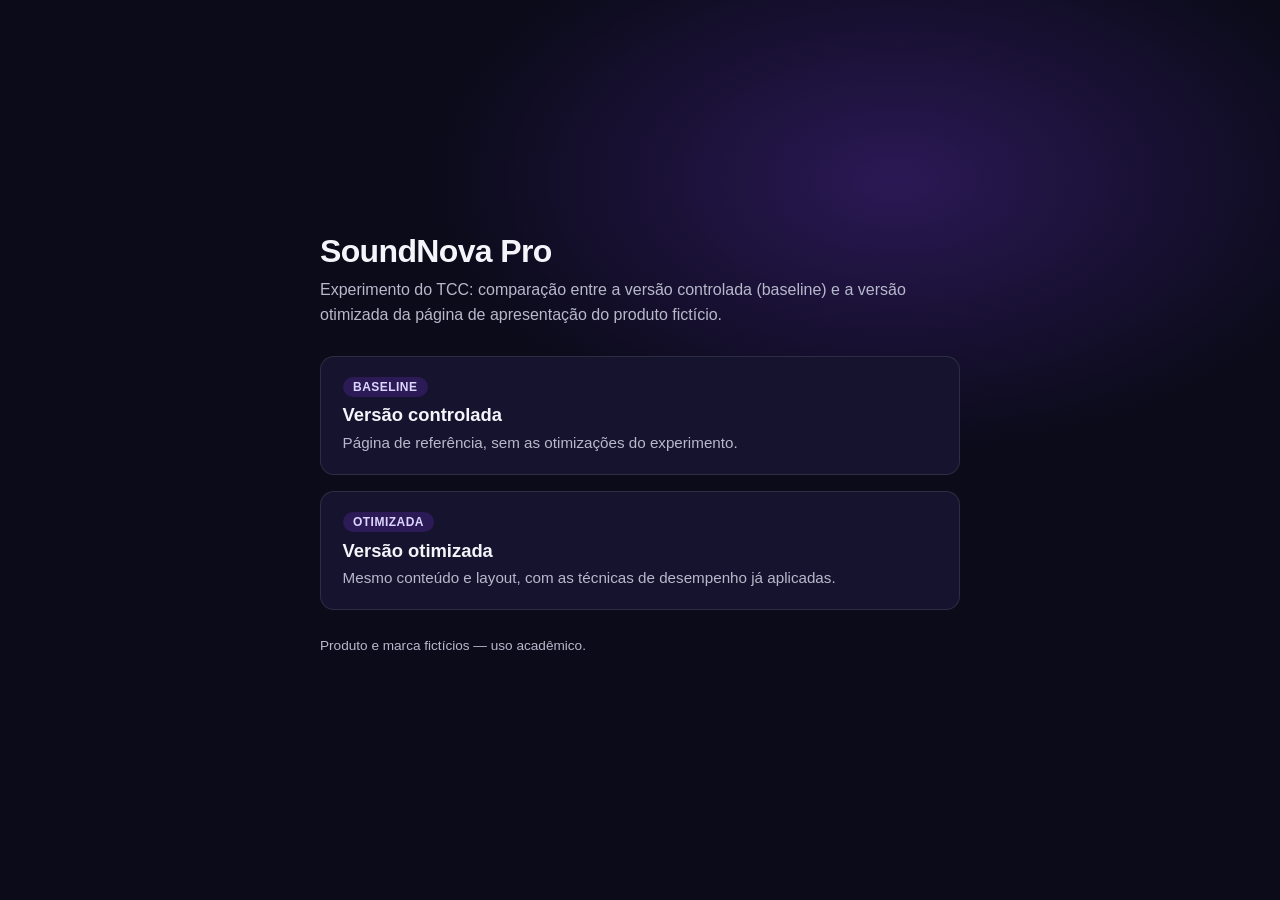
<file: index.html>
﻿<!DOCTYPE html>
<html lang="pt-BR">
<head>
  <meta charset="UTF-8">
  <meta name="viewport" content="width=device-width, initial-scale=1.0">
  <title>SoundNova Pro — Experimento TCC</title>
  <meta name="description" content="Páginas experimentais SoundNova Pro: versão controlada e versão otimizada para análise de desempenho.">
  <style>
    :root {
      --bg: #0b0b1a;
      --card: #16132e;
      --text: #f4f4fa;
      --muted: #b8b8cc;
      --accent: #7c3aed;
      --border: rgba(255, 255, 255, 0.1);
    }
    * { box-sizing: border-box; }
    body {
      margin: 0;
      min-height: 100vh;
      font-family: "Segoe UI", "Helvetica Neue", Arial, sans-serif;
      background:
        radial-gradient(ellipse 60% 50% at 70% 20%, rgba(124, 58, 237, 0.28), transparent 60%),
        var(--bg);
      color: var(--text);
      display: grid;
      place-items: center;
      padding: 2rem;
    }
    main { width: min(100%, 640px); }
    h1 {
      margin: 0 0 0.5rem;
      font-size: clamp(1.6rem, 4vw, 2rem);
      letter-spacing: -0.02em;
    }
    .lead {
      margin: 0 0 1.75rem;
      color: var(--muted);
      line-height: 1.55;
    }
    .grid {
      display: grid;
      gap: 1rem;
    }
    a.card {
      display: block;
      padding: 1.25rem 1.35rem;
      border: 1px solid var(--border);
      border-radius: 14px;
      background: var(--card);
      color: inherit;
      text-decoration: none;
      transition: border-color 0.2s ease, transform 0.2s ease;
    }
    a.card:hover {
      border-color: var(--accent);
      transform: translateY(-1px);
    }
    a.card:focus-visible {
      outline: 3px solid #a78bfa;
      outline-offset: 3px;
    }
    .label {
      display: inline-block;
      margin-bottom: 0.45rem;
      padding: 0.2rem 0.65rem;
      border-radius: 999px;
      background: rgba(124, 58, 237, 0.2);
      color: #ddd6fe;
      font-size: 0.75rem;
      font-weight: 600;
      letter-spacing: 0.04em;
      text-transform: uppercase;
    }
    .label.soon {
      background: rgba(255, 255, 255, 0.08);
      color: var(--muted);
    }
    .card h2 {
      margin: 0 0 0.35rem;
      font-size: 1.15rem;
    }
    .card p {
      margin: 0;
      color: var(--muted);
      font-size: 0.95rem;
      line-height: 1.45;
    }
    .meta {
      margin-top: 1.75rem;
      font-size: 0.85rem;
      color: var(--muted);
    }
  </style>
</head>
<body>
  <main>
    <h1>SoundNova Pro</h1>
    <p class="lead">
      Experimento do TCC: comparação entre a versão controlada (baseline) e a
      versão otimizada da página de apresentação do produto fictício.
    </p>
    <div class="grid">
      <a class="card" href="controlada/">
        <span class="label">Baseline</span>
        <h2>Versão controlada</h2>
        <p>Página de referência, sem as otimizações do experimento.</p>
      </a>
      <a class="card" href="otimizada/">
        <span class="label">Otimizada</span>
        <h2>Versão otimizada</h2>
        <p>Mesmo conteúdo e layout, com as técnicas de desempenho já aplicadas.</p>
      </a>
    </div>
    <p class="meta">Produto e marca fictícios — uso acadêmico.</p>
  </main>
</body>
</html>
</file>
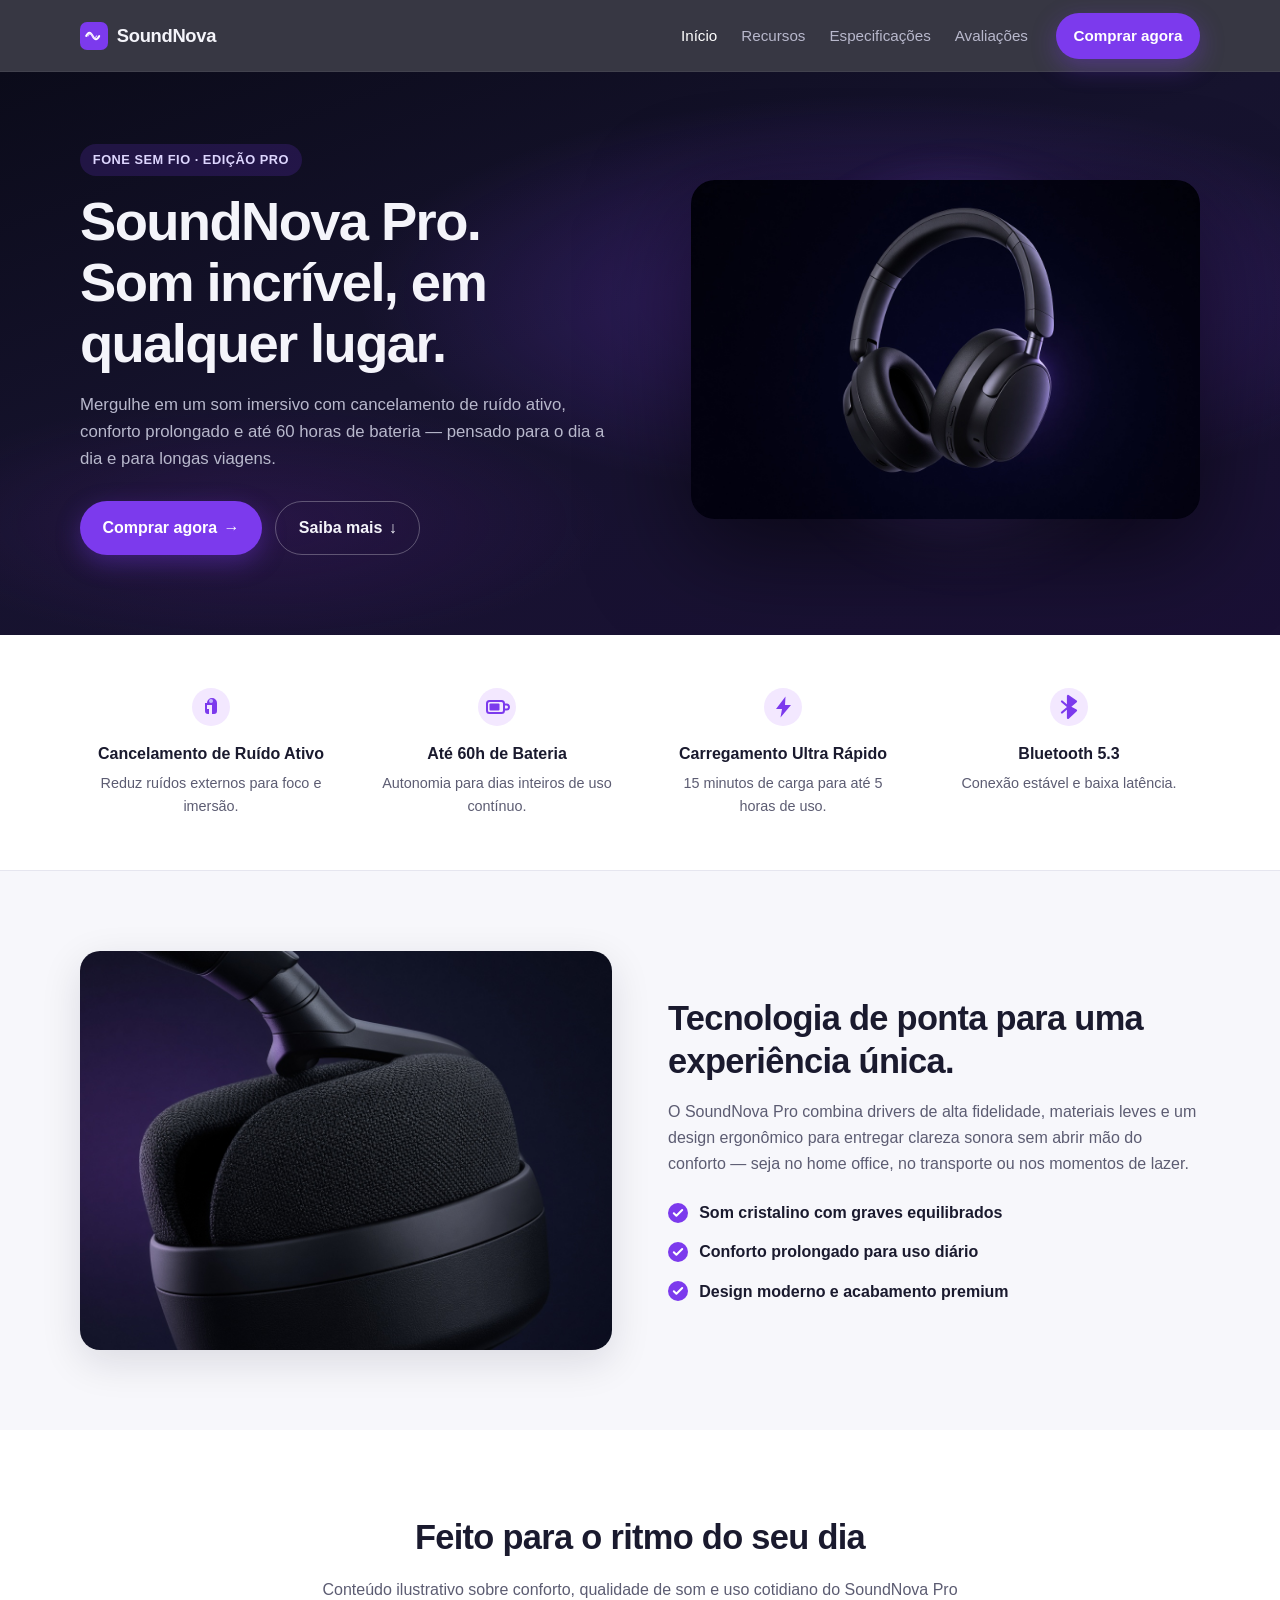
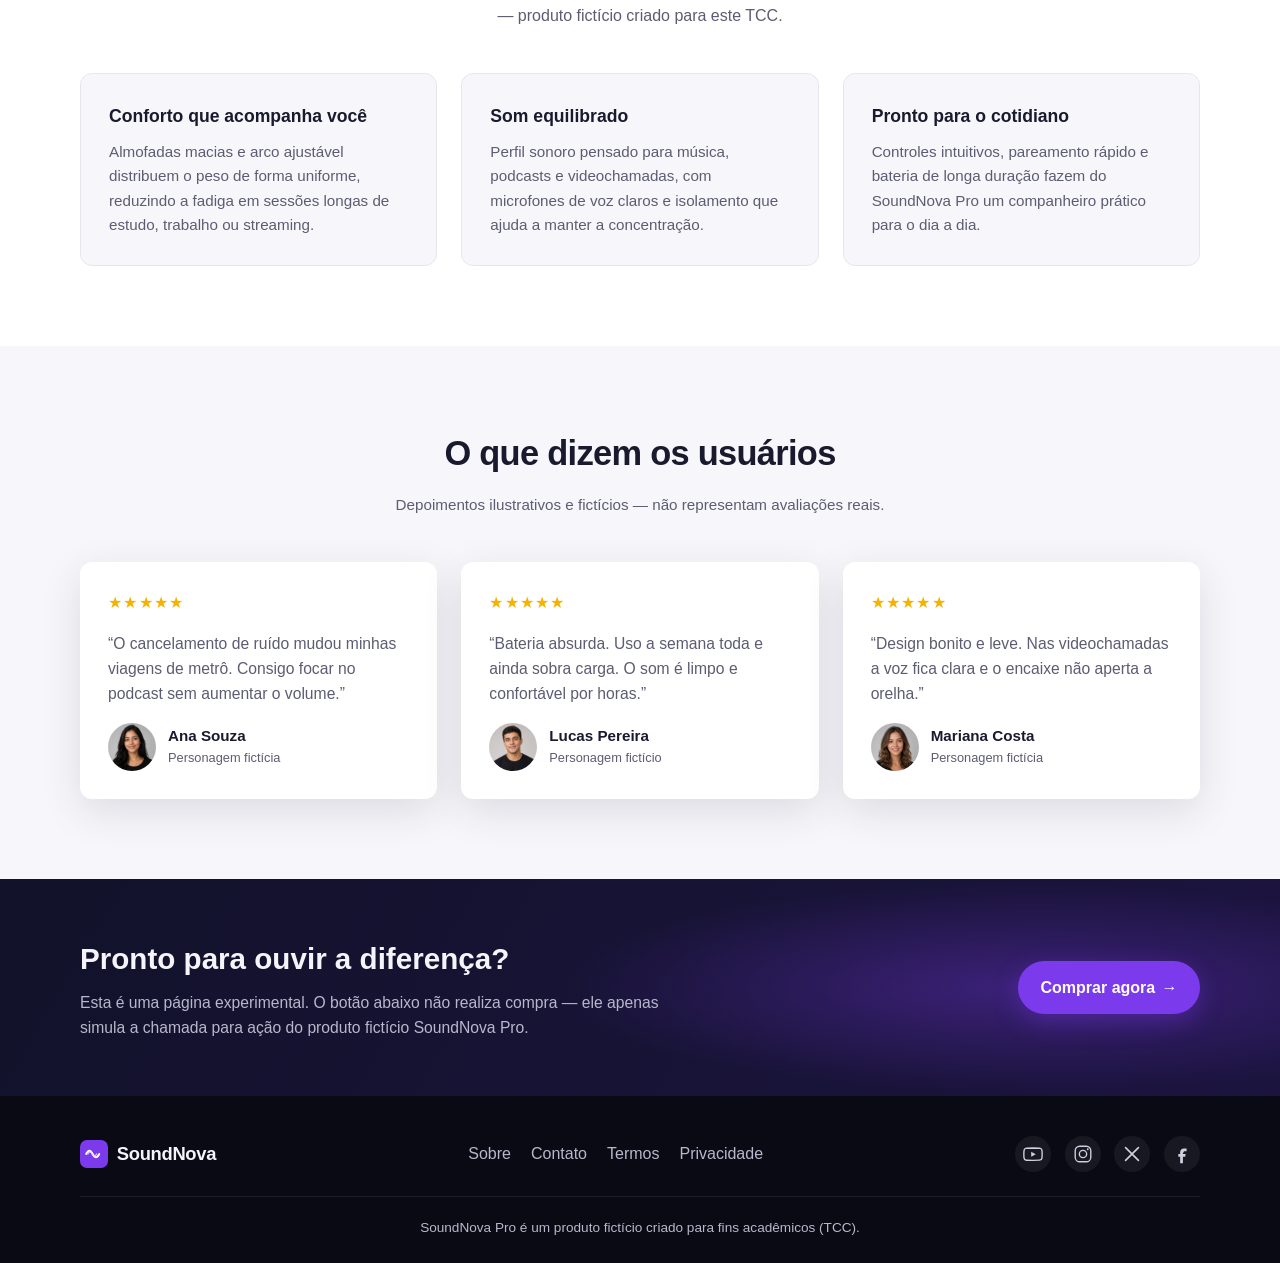
<file: controlada/index.html>
<!DOCTYPE html>
<html lang="pt-BR">
<head>
  <meta charset="UTF-8">
  <meta name="viewport" content="width=device-width, initial-scale=1.0">
  <title>SoundNova Pro — Som incrível, em qualquer lugar</title>
  <meta name="description" content="SoundNova Pro: fone de ouvido sem fio fictício com cancelamento de ruído, até 60h de bateria e Bluetooth 5.3. Página experimental do TCC.">
  <link rel="stylesheet" href="css/styles.css">
</head>
<body>
  <a class="skip-link" href="#conteudo">Ir para o conteúdo</a>

  <header class="site-header" id="topo">
    <div class="container header-inner">
      <a class="brand" href="#topo" aria-label="SoundNova — início">
        <img class="brand-logo" src="assets/icons/logo.svg" width="28" height="28" alt="">
        <span class="brand-name">SoundNova</span>
      </a>

      <button class="nav-toggle" type="button" aria-expanded="false" aria-controls="menu-principal" aria-label="Abrir menu">
        <span class="nav-toggle-bar"></span>
        <span class="nav-toggle-bar"></span>
        <span class="nav-toggle-bar"></span>
      </button>

      <nav class="site-nav" id="menu-principal" aria-label="Navegação principal">
        <ul class="nav-list">
          <li><a href="#inicio">Início</a></li>
          <li><a href="#recursos">Recursos</a></li>
          <li><a href="#especificacoes">Especificações</a></li>
          <li><a href="#avaliacoes">Avaliações</a></li>
        </ul>
        <a class="btn btn-primary btn-sm header-cta" href="#comprar">Comprar agora</a>
      </nav>
    </div>
  </header>

  <main id="conteudo">
    <section class="hero" id="inicio">
      <div class="hero-glow" aria-hidden="true"></div>
      <div class="container hero-grid">
        <div class="hero-copy">
          <p class="eyebrow">Fone sem fio · Edição Pro</p>
          <h1>SoundNova Pro.<br>Som incrível, em qualquer lugar.</h1>
          <p class="hero-lead">
            Mergulhe em um som imersivo com cancelamento de ruído ativo,
            conforto prolongado e até 60 horas de bateria — pensado para
            o dia a dia e para longas viagens.
          </p>
          <div class="hero-actions">
            <a class="btn btn-primary" href="#comprar">Comprar agora <span aria-hidden="true">→</span></a>
            <a class="btn btn-ghost" href="#recursos">Saiba mais <span aria-hidden="true">↓</span></a>
          </div>
        </div>
        <div class="hero-media">
          <img
            src="assets/images/hero.jpg"
            alt="Fone de ouvido SoundNova Pro preto, vista frontal em três quartos"
            width="1248"
            height="832"
          >
        </div>
      </div>
    </section>

    <section class="benefits" id="recursos" aria-label="Principais recursos">
      <div class="container benefits-grid">
        <article class="benefit-item">
          <img src="assets/icons/noise-cancel.svg" width="40" height="40" alt="" aria-hidden="true">
          <h2>Cancelamento de Ruído Ativo</h2>
          <p>Reduz ruídos externos para foco e imersão.</p>
        </article>
        <article class="benefit-item">
          <img src="assets/icons/battery.svg" width="40" height="40" alt="" aria-hidden="true">
          <h2>Até 60h de Bateria</h2>
          <p>Autonomia para dias inteiros de uso contínuo.</p>
        </article>
        <article class="benefit-item">
          <img src="assets/icons/fast-charge.svg" width="40" height="40" alt="" aria-hidden="true">
          <h2>Carregamento Ultra Rápido</h2>
          <p>15 minutos de carga para até 5 horas de uso.</p>
        </article>
        <article class="benefit-item">
          <img src="assets/icons/bluetooth.svg" width="40" height="40" alt="" aria-hidden="true">
          <h2>Bluetooth 5.3</h2>
          <p>Conexão estável e baixa latência.</p>
        </article>
      </div>
    </section>

    <section class="details" id="especificacoes">
      <div class="container details-grid">
        <div class="details-media">
          <img
            src="assets/images/detail.jpg"
            alt="Detalhe da concha e almofada do SoundNova Pro"
            width="1248"
            height="832"
          >
        </div>
        <div class="details-copy">
          <h2>Tecnologia de ponta para uma experiência única.</h2>
          <p>
            O SoundNova Pro combina drivers de alta fidelidade, materiais leves
            e um design ergonômico para entregar clareza sonora sem abrir mão
            do conforto — seja no home office, no transporte ou nos momentos
            de lazer.
          </p>
          <ul class="feature-list">
            <li>
              <img src="assets/icons/check.svg" width="20" height="20" alt="" aria-hidden="true">
              Som cristalino com graves equilibrados
            </li>
            <li>
              <img src="assets/icons/check.svg" width="20" height="20" alt="" aria-hidden="true">
              Conforto prolongado para uso diário
            </li>
            <li>
              <img src="assets/icons/check.svg" width="20" height="20" alt="" aria-hidden="true">
              Design moderno e acabamento premium
            </li>
          </ul>
        </div>
      </div>
    </section>

    <section class="info" id="experiencia">
      <div class="container info-inner">
        <header class="section-heading">
          <h2>Feito para o ritmo do seu dia</h2>
          <p>
            Conteúdo ilustrativo sobre conforto, qualidade de som e uso
            cotidiano do SoundNova Pro — produto fictício criado para este TCC.
          </p>
        </header>
        <div class="info-grid">
          <article class="info-card">
            <h3>Conforto que acompanha você</h3>
            <p>
              Almofadas macias e arco ajustável distribuem o peso de forma
              uniforme, reduzindo a fadiga em sessões longas de estudo,
              trabalho ou streaming.
            </p>
          </article>
          <article class="info-card">
            <h3>Som equilibrado</h3>
            <p>
              Perfil sonoro pensado para música, podcasts e videochamadas,
              com microfones de voz claros e isolamento que ajuda a manter
              a concentração.
            </p>
          </article>
          <article class="info-card">
            <h3>Pronto para o cotidiano</h3>
            <p>
              Controles intuitivos, pareamento rápido e bateria de longa
              duração fazem do SoundNova Pro um companheiro prático para
              o dia a dia.
            </p>
          </article>
        </div>
      </div>
    </section>

    <section class="reviews" id="avaliacoes">
      <div class="container">
        <header class="section-heading">
          <h2>O que dizem os usuários</h2>
          <p class="reviews-note">
            Depoimentos ilustrativos e fictícios — não representam avaliações reais.
          </p>
        </header>
        <div class="reviews-grid">
          <figure class="review-card">
            <div class="review-stars" aria-label="5 de 5 estrelas">★★★★★</div>
            <blockquote>
              <p>“O cancelamento de ruído mudou minhas viagens de metrô. Consigo focar no podcast sem aumentar o volume.”</p>
            </blockquote>
            <figcaption class="review-author">
              <img src="assets/images/avatar-ana.jpg" width="48" height="48" alt="">
              <div>
                <span class="review-name">Ana Souza</span>
                <span class="review-role">Personagem fictícia</span>
              </div>
            </figcaption>
          </figure>
          <figure class="review-card">
            <div class="review-stars" aria-label="5 de 5 estrelas">★★★★★</div>
            <blockquote>
              <p>“Bateria absurda. Uso a semana toda e ainda sobra carga. O som é limpo e confortável por horas.”</p>
            </blockquote>
            <figcaption class="review-author">
              <img src="assets/images/avatar-lucas.jpg" width="48" height="48" alt="">
              <div>
                <span class="review-name">Lucas Pereira</span>
                <span class="review-role">Personagem fictício</span>
              </div>
            </figcaption>
          </figure>
          <figure class="review-card">
            <div class="review-stars" aria-label="5 de 5 estrelas">★★★★★</div>
            <blockquote>
              <p>“Design bonito e leve. Nas videochamadas a voz fica clara e o encaixe não aperta a orelha.”</p>
            </blockquote>
            <figcaption class="review-author">
              <img src="assets/images/avatar-mariana.jpg" width="48" height="48" alt="">
              <div>
                <span class="review-name">Mariana Costa</span>
                <span class="review-role">Personagem fictícia</span>
              </div>
            </figcaption>
          </figure>
        </div>
      </div>
    </section>

    <section class="cta-banner" id="comprar">
      <div class="container cta-inner">
        <div>
          <h2>Pronto para ouvir a diferença?</h2>
          <p>
            Esta é uma página experimental. O botão abaixo não realiza compra —
            ele apenas simula a chamada para ação do produto fictício SoundNova Pro.
          </p>
        </div>
        <button class="btn btn-primary" type="button" id="btn-comprar">
          Comprar agora <span aria-hidden="true">→</span>
        </button>
      </div>
      <div class="cta-feedback" id="cta-feedback" role="status" aria-live="polite" hidden></div>
    </section>
  </main>

  <footer class="site-footer">
    <div class="container footer-inner">
      <a class="brand footer-brand" href="#topo">
        <img class="brand-logo" src="assets/icons/logo.svg" width="28" height="28" alt="">
        <span class="brand-name">SoundNova</span>
      </a>

      <nav aria-label="Links do rodapé">
        <ul class="footer-links">
          <li><a href="#experiencia">Sobre</a></li>
          <li><a href="#comprar">Contato</a></li>
          <li><a href="#topo">Termos</a></li>
          <li><a href="#topo">Privacidade</a></li>
        </ul>
      </nav>

      <ul class="social-list" aria-label="Redes sociais (ilustrativas)">
        <li>
          <a href="#topo" aria-label="YouTube">
            <img src="assets/icons/youtube.svg" width="22" height="22" alt="">
          </a>
        </li>
        <li>
          <a href="#topo" aria-label="Instagram">
            <img src="assets/icons/instagram.svg" width="22" height="22" alt="">
          </a>
        </li>
        <li>
          <a href="#topo" aria-label="X">
            <img src="assets/icons/x.svg" width="22" height="22" alt="">
          </a>
        </li>
        <li>
          <a href="#topo" aria-label="Facebook">
            <img src="assets/icons/facebook.svg" width="22" height="22" alt="">
          </a>
        </li>
      </ul>
    </div>
    <div class="container footer-meta">
      <p>SoundNova Pro é um produto fictício criado para fins acadêmicos (TCC).</p>
    </div>
  </footer>

  <script src="js/main.js"></script>
</body>
</html>
</file>
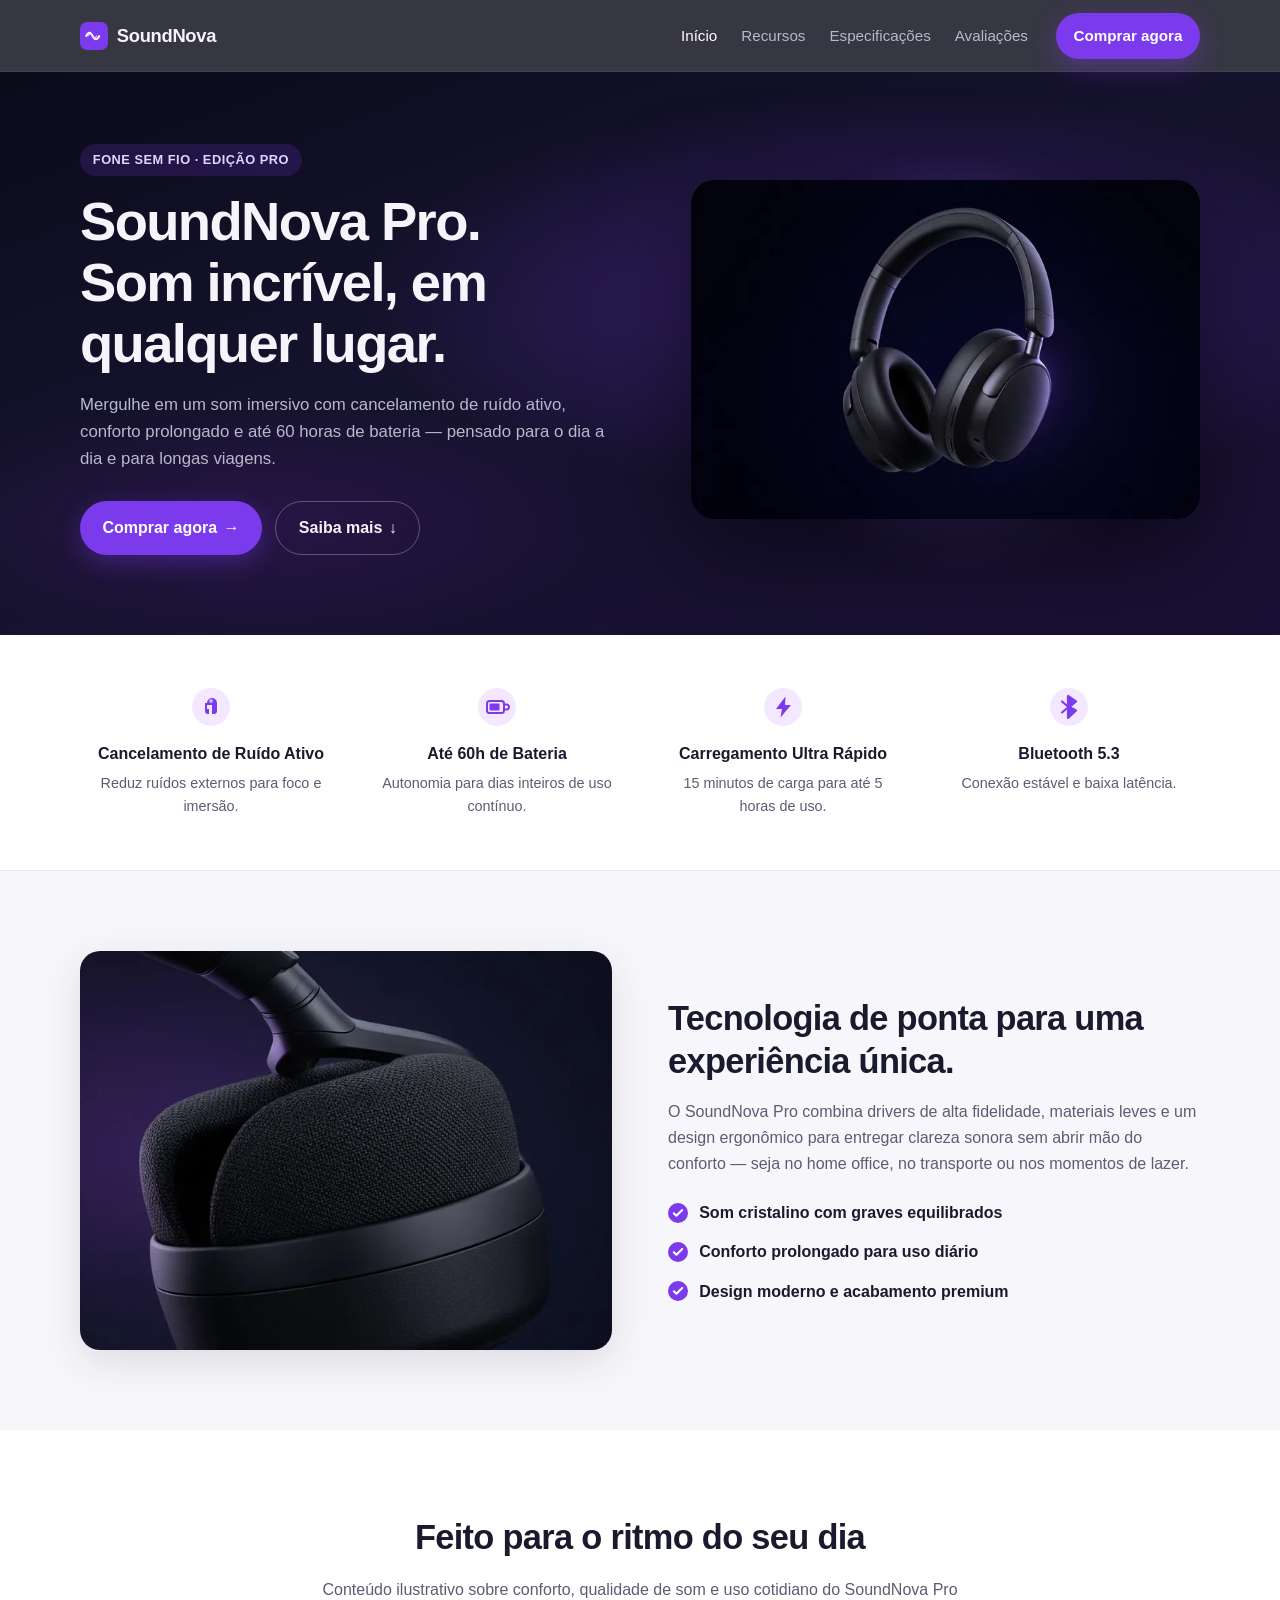
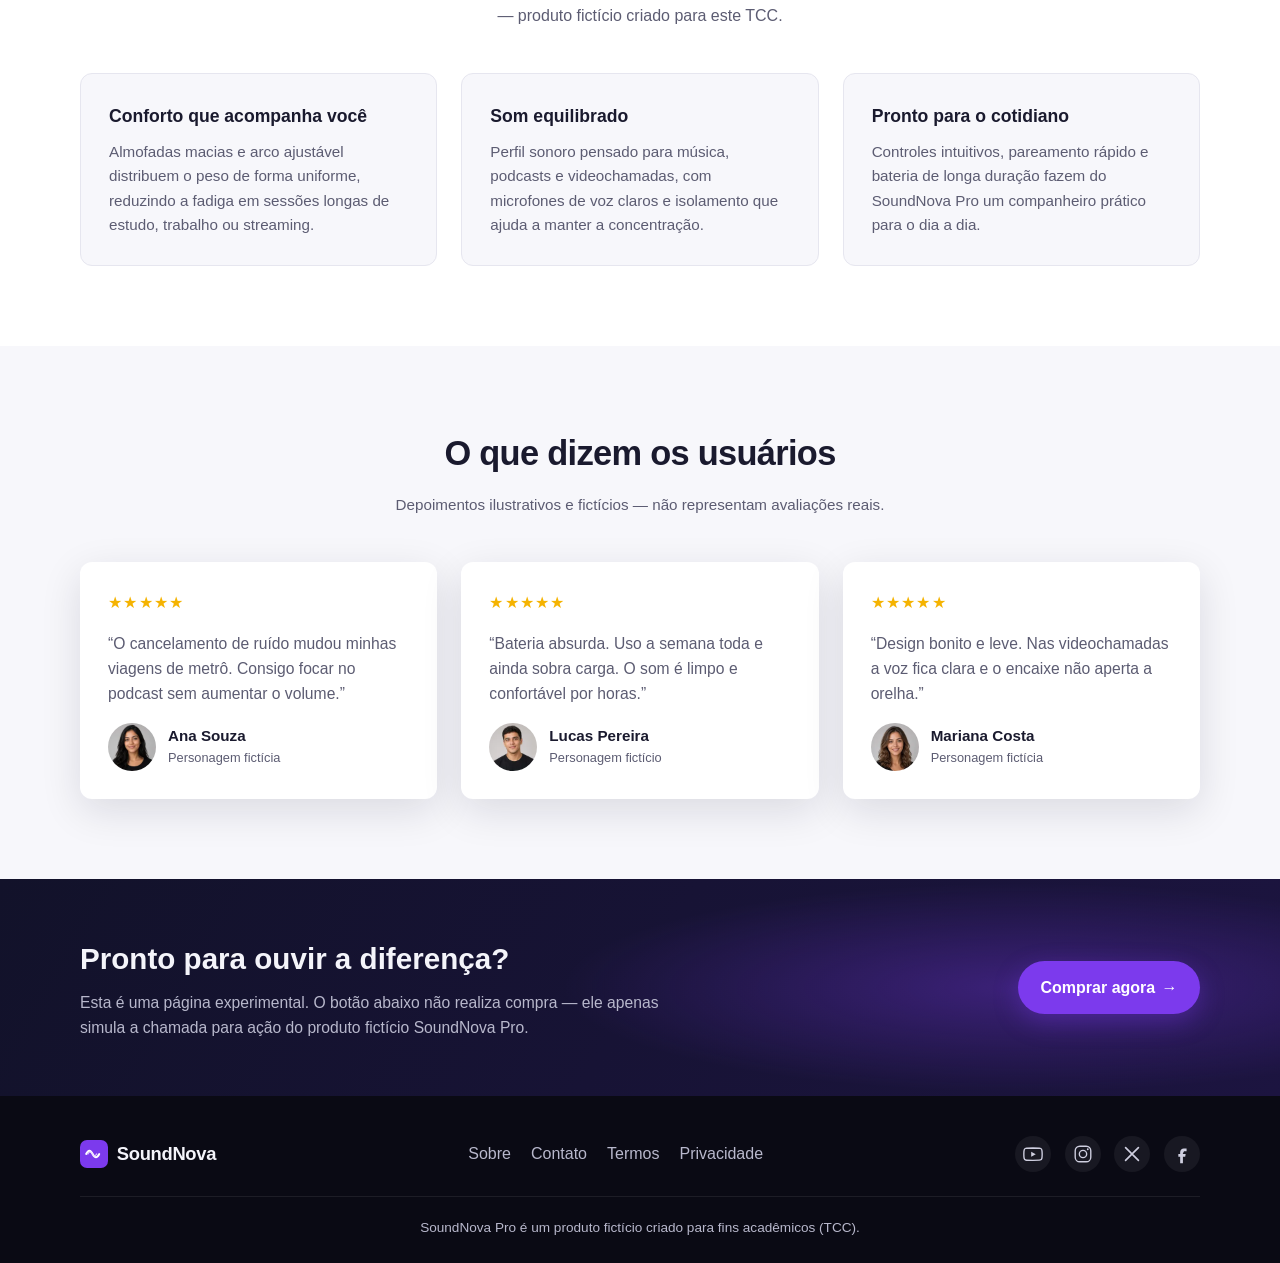
<file: otimizada/index.html>
<!DOCTYPE html>
<html lang="pt-BR">
<head>
  <meta charset="UTF-8">
  <meta name="viewport" content="width=device-width, initial-scale=1.0">
  <title>SoundNova Pro — Som incrível, em qualquer lugar</title>
  <meta name="description" content="SoundNova Pro: fone de ouvido sem fio fictício com cancelamento de ruído, até 60h de bateria e Bluetooth 5.3. Página experimental do TCC.">
  <link rel="stylesheet" href="css/styles.css">
  <script src="js/main.js" defer></script>
</head>
<body>
  <a class="skip-link" href="#conteudo">Ir para o conteúdo</a>

  <header class="site-header" id="topo">
    <div class="container header-inner">
      <a class="brand" href="#topo" aria-label="SoundNova — início">
        <img class="brand-logo" src="assets/icons/logo.svg" width="28" height="28" alt="">
        <span class="brand-name">SoundNova</span>
      </a>

      <button class="nav-toggle" type="button" aria-expanded="false" aria-controls="menu-principal" aria-label="Abrir menu">
        <span class="nav-toggle-bar"></span>
        <span class="nav-toggle-bar"></span>
        <span class="nav-toggle-bar"></span>
      </button>

      <nav class="site-nav" id="menu-principal" aria-label="Navegação principal">
        <ul class="nav-list">
          <li><a href="#inicio">Início</a></li>
          <li><a href="#recursos">Recursos</a></li>
          <li><a href="#especificacoes">Especificações</a></li>
          <li><a href="#avaliacoes">Avaliações</a></li>
        </ul>
        <a class="btn btn-primary btn-sm header-cta" href="#comprar">Comprar agora</a>
      </nav>
    </div>
  </header>

  <main id="conteudo">
    <section class="hero" id="inicio">
      <div class="hero-glow" aria-hidden="true"></div>
      <div class="container hero-grid">
        <div class="hero-copy">
          <p class="eyebrow">Fone sem fio · Edição Pro</p>
          <h1>SoundNova Pro.<br>Som incrível, em qualquer lugar.</h1>
          <p class="hero-lead">
            Mergulhe em um som imersivo com cancelamento de ruído ativo,
            conforto prolongado e até 60 horas de bateria — pensado para
            o dia a dia e para longas viagens.
          </p>
          <div class="hero-actions">
            <a class="btn btn-primary" href="#comprar">Comprar agora <span aria-hidden="true">→</span></a>
            <a class="btn btn-ghost" href="#recursos">Saiba mais <span aria-hidden="true">↓</span></a>
          </div>
        </div>
        <div class="hero-media">
          <img
            src="assets/images/hero-720.webp"
            srcset="assets/images/hero-360.webp 360w,
                    assets/images/hero-720.webp 720w,
                    assets/images/hero-1050.webp 1050w,
                    assets/images/hero-1248.webp 1248w"
            sizes="(max-width: 400px) calc(100vw - 2.5rem), (max-width: 960px) 360px, (max-width: 1160px) calc((100vw - 5.5rem) * 0.475), 509px"
            alt="Fone de ouvido SoundNova Pro preto, vista frontal em três quartos"
            width="1248"
            height="832"
            fetchpriority="high"
            loading="eager"
          >
        </div>
      </div>
    </section>

    <section class="benefits" id="recursos" aria-label="Principais recursos">
      <div class="container benefits-grid">
        <article class="benefit-item">
          <img src="assets/icons/noise-cancel.svg" width="40" height="40" alt="" aria-hidden="true">
          <h2>Cancelamento de Ruído Ativo</h2>
          <p>Reduz ruídos externos para foco e imersão.</p>
        </article>
        <article class="benefit-item">
          <img src="assets/icons/battery.svg" width="40" height="40" alt="" aria-hidden="true">
          <h2>Até 60h de Bateria</h2>
          <p>Autonomia para dias inteiros de uso contínuo.</p>
        </article>
        <article class="benefit-item">
          <img src="assets/icons/fast-charge.svg" width="40" height="40" alt="" aria-hidden="true">
          <h2>Carregamento Ultra Rápido</h2>
          <p>15 minutos de carga para até 5 horas de uso.</p>
        </article>
        <article class="benefit-item">
          <img src="assets/icons/bluetooth.svg" width="40" height="40" alt="" aria-hidden="true">
          <h2>Bluetooth 5.3</h2>
          <p>Conexão estável e baixa latência.</p>
        </article>
      </div>
    </section>

    <section class="details" id="especificacoes">
      <div class="container details-grid">
        <div class="details-media">
          <img
            src="assets/images/detail-768.webp"
            srcset="assets/images/detail-480.webp 480w,
                    assets/images/detail-768.webp 768w,
                    assets/images/detail-1050.webp 1050w,
                    assets/images/detail-1248.webp 1248w"
            sizes="(max-width: 960px) calc(100vw - 2.5rem), (max-width: 1160px) calc((100vw - 6rem) / 2), 532px"
            alt="Detalhe da concha e almofada do SoundNova Pro"
            width="1248"
            height="832"
            loading="lazy"
            decoding="async"
          >
        </div>
        <div class="details-copy">
          <h2>Tecnologia de ponta para uma experiência única.</h2>
          <p>
            O SoundNova Pro combina drivers de alta fidelidade, materiais leves
            e um design ergonômico para entregar clareza sonora sem abrir mão
            do conforto — seja no home office, no transporte ou nos momentos
            de lazer.
          </p>
          <ul class="feature-list">
            <li>
              <img src="assets/icons/check.svg" width="20" height="20" alt="" aria-hidden="true">
              Som cristalino com graves equilibrados
            </li>
            <li>
              <img src="assets/icons/check.svg" width="20" height="20" alt="" aria-hidden="true">
              Conforto prolongado para uso diário
            </li>
            <li>
              <img src="assets/icons/check.svg" width="20" height="20" alt="" aria-hidden="true">
              Design moderno e acabamento premium
            </li>
          </ul>
        </div>
      </div>
    </section>

    <section class="info" id="experiencia">
      <div class="container info-inner">
        <header class="section-heading">
          <h2>Feito para o ritmo do seu dia</h2>
          <p>
            Conteúdo ilustrativo sobre conforto, qualidade de som e uso
            cotidiano do SoundNova Pro — produto fictício criado para este TCC.
          </p>
        </header>
        <div class="info-grid">
          <article class="info-card">
            <h3>Conforto que acompanha você</h3>
            <p>
              Almofadas macias e arco ajustável distribuem o peso de forma
              uniforme, reduzindo a fadiga em sessões longas de estudo,
              trabalho ou streaming.
            </p>
          </article>
          <article class="info-card">
            <h3>Som equilibrado</h3>
            <p>
              Perfil sonoro pensado para música, podcasts e videochamadas,
              com microfones de voz claros e isolamento que ajuda a manter
              a concentração.
            </p>
          </article>
          <article class="info-card">
            <h3>Pronto para o cotidiano</h3>
            <p>
              Controles intuitivos, pareamento rápido e bateria de longa
              duração fazem do SoundNova Pro um companheiro prático para
              o dia a dia.
            </p>
          </article>
        </div>
      </div>
    </section>

    <section class="reviews" id="avaliacoes">
      <div class="container">
        <header class="section-heading">
          <h2>O que dizem os usuários</h2>
          <p class="reviews-note">
            Depoimentos ilustrativos e fictícios — não representam avaliações reais.
          </p>
        </header>
        <div class="reviews-grid">
          <figure class="review-card">
            <div class="review-stars" aria-label="5 de 5 estrelas">★★★★★</div>
            <blockquote>
              <p>“O cancelamento de ruído mudou minhas viagens de metrô. Consigo focar no podcast sem aumentar o volume.”</p>
            </blockquote>
            <figcaption class="review-author">
              <img src="assets/images/avatar-ana.webp" width="48" height="48" alt="" loading="lazy" decoding="async">
              <div>
                <span class="review-name">Ana Souza</span>
                <span class="review-role">Personagem fictícia</span>
              </div>
            </figcaption>
          </figure>
          <figure class="review-card">
            <div class="review-stars" aria-label="5 de 5 estrelas">★★★★★</div>
            <blockquote>
              <p>“Bateria absurda. Uso a semana toda e ainda sobra carga. O som é limpo e confortável por horas.”</p>
            </blockquote>
            <figcaption class="review-author">
              <img src="assets/images/avatar-lucas.webp" width="48" height="48" alt="" loading="lazy" decoding="async">
              <div>
                <span class="review-name">Lucas Pereira</span>
                <span class="review-role">Personagem fictício</span>
              </div>
            </figcaption>
          </figure>
          <figure class="review-card">
            <div class="review-stars" aria-label="5 de 5 estrelas">★★★★★</div>
            <blockquote>
              <p>“Design bonito e leve. Nas videochamadas a voz fica clara e o encaixe não aperta a orelha.”</p>
            </blockquote>
            <figcaption class="review-author">
              <img src="assets/images/avatar-mariana.webp" width="48" height="48" alt="" loading="lazy" decoding="async">
              <div>
                <span class="review-name">Mariana Costa</span>
                <span class="review-role">Personagem fictícia</span>
              </div>
            </figcaption>
          </figure>
        </div>
      </div>
    </section>

    <section class="cta-banner" id="comprar">
      <div class="container cta-inner">
        <div>
          <h2>Pronto para ouvir a diferença?</h2>
          <p>
            Esta é uma página experimental. O botão abaixo não realiza compra —
            ele apenas simula a chamada para ação do produto fictício SoundNova Pro.
          </p>
        </div>
        <button class="btn btn-primary" type="button" id="btn-comprar">
          Comprar agora <span aria-hidden="true">→</span>
        </button>
      </div>
      <div class="cta-feedback" id="cta-feedback" role="status" aria-live="polite" hidden></div>
    </section>
  </main>

  <footer class="site-footer">
    <div class="container footer-inner">
      <a class="brand footer-brand" href="#topo">
        <img class="brand-logo" src="assets/icons/logo.svg" width="28" height="28" alt="">
        <span class="brand-name">SoundNova</span>
      </a>

      <nav aria-label="Links do rodapé">
        <ul class="footer-links">
          <li><a href="#experiencia">Sobre</a></li>
          <li><a href="#comprar">Contato</a></li>
          <li><a href="#topo">Termos</a></li>
          <li><a href="#topo">Privacidade</a></li>
        </ul>
      </nav>

      <ul class="social-list" aria-label="Redes sociais (ilustrativas)">
        <li>
          <a href="#topo" aria-label="YouTube">
            <img src="assets/icons/youtube.svg" width="22" height="22" alt="">
          </a>
        </li>
        <li>
          <a href="#topo" aria-label="Instagram">
            <img src="assets/icons/instagram.svg" width="22" height="22" alt="">
          </a>
        </li>
        <li>
          <a href="#topo" aria-label="X">
            <img src="assets/icons/x.svg" width="22" height="22" alt="">
          </a>
        </li>
        <li>
          <a href="#topo" aria-label="Facebook">
            <img src="assets/icons/facebook.svg" width="22" height="22" alt="">
          </a>
        </li>
      </ul>
    </div>
    <div class="container footer-meta">
      <p>SoundNova Pro é um produto fictício criado para fins acadêmicos (TCC).</p>
    </div>
  </footer>

</body>
</html>
</file>
<file: controlada/css/styles.css>
/* SoundNova Pro — versão de controle (V1)
   Sem minificação ou otimizações de performance intencionais. */

:root {
  --color-bg-dark: #0b0b1a;
  --color-bg-hero: #12122a;
  --color-bg-soft: #f7f7fb;
  --color-bg-white: #ffffff;
  --color-bg-footer: #0a0a14;
  --color-text: #1a1a2e;
  --color-text-muted: #5c5c72;
  --color-text-on-dark: #f4f4fa;
  --color-text-on-dark-muted: #b8b8cc;
  --color-accent: #7c3aed;
  --color-accent-hover: #6d28d9;
  --color-accent-soft: rgba(124, 58, 237, 0.18);
  --color-border: #e6e6ef;
  --color-star: #f5b301;
  --font-sans: "Segoe UI", "Helvetica Neue", Arial, sans-serif;
  --container: 1120px;
  --radius: 12px;
  --radius-pill: 999px;
  --shadow-soft: 0 12px 40px rgba(15, 15, 40, 0.12);
  --header-h: 72px;
  --transition: 0.2s ease;
}

*,
*::before,
*::after {
  box-sizing: border-box;
}

html {
  scroll-behavior: smooth;
  /* Compensa o header sticky para âncoras não ficarem ocultas */
  scroll-padding-top: calc(var(--header-h) + 0.75rem);
}

body {
  margin: 0;
  font-family: var(--font-sans);
  font-size: 1rem;
  line-height: 1.6;
  color: var(--color-text);
  background: var(--color-bg-white);
}

img {
  max-width: 100%;
  height: auto;
  display: block;
}

a {
  color: inherit;
  text-decoration: none;
}

ul {
  list-style: none;
  margin: 0;
  padding: 0;
}

h1,
h2,
h3,
p {
  margin: 0;
}

button {
  font: inherit;
  cursor: pointer;
  border: none;
  background: none;
}

.container {
  width: min(100% - 2.5rem, var(--container));
  margin-inline: auto;
}

.skip-link {
  position: absolute;
  left: 1rem;
  top: -100px;
  z-index: 1000;
  padding: 0.75rem 1rem;
  background: var(--color-accent);
  color: #fff;
  border-radius: 8px;
}

.skip-link:focus {
  top: 1rem;
}

/* Buttons */
.btn {
  display: inline-flex;
  align-items: center;
  justify-content: center;
  gap: 0.4rem;
  padding: 0.85rem 1.4rem;
  border-radius: var(--radius-pill);
  font-weight: 600;
  transition: background var(--transition), color var(--transition), transform var(--transition), box-shadow var(--transition);
}

.btn:focus-visible,
.site-nav a:focus-visible,
.footer-links a:focus-visible,
.social-list a:focus-visible,
.brand:focus-visible,
.nav-toggle:focus-visible {
  outline: 3px solid #a78bfa;
  outline-offset: 3px;
}

.btn-primary {
  background: var(--color-accent);
  color: #fff;
  box-shadow: 0 8px 24px rgba(124, 58, 237, 0.35);
}

.btn-primary:hover {
  background: var(--color-accent-hover);
  transform: translateY(-1px);
}

.btn-ghost {
  color: var(--color-text-on-dark);
  background: transparent;
  border: 1px solid rgba(255, 255, 255, 0.28);
}

.btn-ghost:hover {
  background: rgba(255, 255, 255, 0.08);
}

.btn-sm {
  padding: 0.65rem 1.1rem;
  font-size: 0.95rem;
}

/* Header */
.site-header {
  position: sticky;
  top: 0;
  z-index: 100;
  height: var(--header-h);
  background: rgba(11, 11, 26, 0.82);
  backdrop-filter: blur(12px);
  border-bottom: 1px solid rgba(255, 255, 255, 0.06);
}

.header-inner {
  display: flex;
  align-items: center;
  justify-content: space-between;
  height: var(--header-h);
  gap: 1rem;
}

.brand {
  display: inline-flex;
  align-items: center;
  gap: 0.55rem;
  color: var(--color-text-on-dark);
  font-weight: 700;
  letter-spacing: -0.02em;
}

.brand-name {
  font-size: 1.15rem;
}

.site-nav {
  display: flex;
  align-items: center;
  gap: 1.75rem;
}

.nav-list {
  display: flex;
  align-items: center;
  gap: 1.5rem;
}

.nav-list a {
  color: var(--color-text-on-dark-muted);
  font-size: 0.95rem;
  font-weight: 500;
  transition: color var(--transition);
}

.nav-list a:hover,
.nav-list a.is-active {
  color: #fff;
}

.nav-toggle {
  display: none;
  width: 42px;
  height: 42px;
  padding: 10px;
  flex-direction: column;
  justify-content: center;
  gap: 5px;
  border-radius: 8px;
}

.nav-toggle-bar {
  display: block;
  height: 2px;
  width: 100%;
  background: #fff;
  border-radius: 2px;
  transition: transform var(--transition), opacity var(--transition);
}

.nav-toggle[aria-expanded="true"] .nav-toggle-bar:nth-child(1) {
  transform: translateY(7px) rotate(45deg);
}

.nav-toggle[aria-expanded="true"] .nav-toggle-bar:nth-child(2) {
  opacity: 0;
}

.nav-toggle[aria-expanded="true"] .nav-toggle-bar:nth-child(3) {
  transform: translateY(-7px) rotate(-45deg);
}

/* Hero */
.hero {
  position: relative;
  overflow: hidden;
  background:
    radial-gradient(ellipse 70% 60% at 70% 40%, rgba(124, 58, 237, 0.35), transparent 60%),
    radial-gradient(ellipse 50% 40% at 20% 80%, rgba(88, 28, 135, 0.25), transparent 55%),
    linear-gradient(160deg, #0b0b1a 0%, #16132e 45%, #1a1035 100%);
  color: var(--color-text-on-dark);
  padding: 4.5rem 0 5rem;
}

.hero-glow {
  position: absolute;
  width: 420px;
  height: 420px;
  right: 8%;
  top: 15%;
  border-radius: 50%;
  background: radial-gradient(circle, rgba(167, 139, 250, 0.35), transparent 70%);
  filter: blur(20px);
  pointer-events: none;
}

.hero-grid {
  position: relative;
  display: grid;
  grid-template-columns: 1.05fr 0.95fr;
  gap: 3rem;
  align-items: center;
}

.eyebrow {
  display: inline-block;
  margin-bottom: 1rem;
  padding: 0.35rem 0.8rem;
  border-radius: var(--radius-pill);
  background: var(--color-accent-soft);
  color: #ddd6fe;
  font-size: 0.8rem;
  font-weight: 600;
  letter-spacing: 0.04em;
  text-transform: uppercase;
}

.hero h1 {
  font-size: clamp(2.2rem, 4.5vw, 3.4rem);
  line-height: 1.12;
  letter-spacing: -0.03em;
  font-weight: 700;
  margin-bottom: 1.1rem;
}

.hero-lead {
  max-width: 34rem;
  color: var(--color-text-on-dark-muted);
  font-size: 1.05rem;
  margin-bottom: 1.75rem;
}

.hero-actions {
  display: flex;
  flex-wrap: wrap;
  gap: 0.85rem;
}

.hero-media {
  position: relative;
  display: flex;
  justify-content: center;
  align-items: center;
}

.hero-media::before {
  content: "";
  position: absolute;
  width: 78%;
  aspect-ratio: 1;
  border-radius: 50%;
  background: radial-gradient(circle, rgba(167, 139, 250, 0.55) 0%, rgba(124, 58, 237, 0.2) 42%, transparent 70%);
  filter: blur(8px);
  pointer-events: none;
}

.hero-media img {
  position: relative;
  z-index: 1;
  width: min(100%, 520px);
  border-radius: 24px;
  filter: drop-shadow(0 28px 50px rgba(0, 0, 0, 0.55));
  animation: float-hero 5.5s ease-in-out infinite;
}

@keyframes float-hero {
  0%,
  100% {
    transform: translateY(0);
  }
  50% {
    transform: translateY(-12px);
  }
}

/* Benefits */
.benefits {
  background: var(--color-bg-white);
  padding: 2.75rem 0;
  border-bottom: 1px solid var(--color-border);
}

.benefits-grid {
  display: grid;
  grid-template-columns: repeat(4, 1fr);
  gap: 1.5rem;
}

.benefit-item {
  text-align: center;
  padding: 0.5rem 0.75rem;
}

.benefit-item img {
  margin: 0 auto 0.85rem;
}

.benefit-item h2 {
  font-size: 1rem;
  font-weight: 700;
  margin-bottom: 0.35rem;
  color: var(--color-text);
}

.benefit-item p {
  font-size: 0.9rem;
  color: var(--color-text-muted);
}

/* Details */
.details {
  background: var(--color-bg-soft);
  padding: 5rem 0;
}

.details-grid {
  display: grid;
  grid-template-columns: 1fr 1fr;
  gap: 3.5rem;
  align-items: center;
}

.details-media img {
  width: 100%;
  border-radius: 20px;
  box-shadow: var(--shadow-soft);
  object-fit: cover;
  aspect-ratio: 4 / 3;
}

.details-copy h2 {
  font-size: clamp(1.6rem, 2.8vw, 2.15rem);
  line-height: 1.25;
  letter-spacing: -0.02em;
  margin-bottom: 1rem;
}

.details-copy > p {
  color: var(--color-text-muted);
  margin-bottom: 1.5rem;
}

.feature-list {
  display: flex;
  flex-direction: column;
  gap: 0.85rem;
}

.feature-list li {
  display: flex;
  align-items: center;
  gap: 0.7rem;
  font-weight: 600;
  color: var(--color-text);
}

/* Info section */
.info {
  background: var(--color-bg-white);
  padding: 5rem 0;
}

.section-heading {
  text-align: center;
  max-width: 40rem;
  margin: 0 auto 2.75rem;
}

.section-heading h2 {
  font-size: clamp(1.6rem, 2.8vw, 2.15rem);
  letter-spacing: -0.02em;
  margin-bottom: 0.75rem;
}

.section-heading p {
  color: var(--color-text-muted);
}

.info-grid {
  display: grid;
  grid-template-columns: repeat(3, 1fr);
  gap: 1.5rem;
}

.info-card {
  padding: 1.75rem;
  border: 1px solid var(--color-border);
  border-radius: var(--radius);
  background: var(--color-bg-soft);
}

.info-card h3 {
  font-size: 1.1rem;
  margin-bottom: 0.65rem;
}

.info-card p {
  color: var(--color-text-muted);
  font-size: 0.95rem;
}

/* Reviews */
.reviews {
  background: var(--color-bg-soft);
  padding: 5rem 0;
}

.reviews-note {
  font-size: 0.95rem;
}

.reviews-grid {
  display: grid;
  grid-template-columns: repeat(3, 1fr);
  gap: 1.5rem;
}

.review-card {
  margin: 0;
  padding: 1.75rem;
  background: var(--color-bg-white);
  border-radius: var(--radius);
  box-shadow: var(--shadow-soft);
  display: flex;
  flex-direction: column;
  gap: 1rem;
}

.review-stars {
  color: var(--color-star);
  letter-spacing: 0.08em;
  font-size: 1rem;
}

.review-card blockquote {
  margin: 0;
  flex: 1;
}

.review-card blockquote p {
  color: var(--color-text-muted);
  font-size: 0.98rem;
}

.review-author {
  display: flex;
  align-items: center;
  gap: 0.75rem;
}

.review-author img {
  width: 48px;
  height: 48px;
  border-radius: 50%;
  object-fit: cover;
}

.review-name {
  display: block;
  font-weight: 700;
  font-size: 0.95rem;
}

.review-role {
  display: block;
  font-size: 0.8rem;
  color: var(--color-text-muted);
}

/* CTA banner */
.cta-banner {
  background:
    radial-gradient(ellipse 60% 80% at 80% 50%, rgba(124, 58, 237, 0.35), transparent 60%),
    linear-gradient(120deg, #12122a, #1c1440);
  color: var(--color-text-on-dark);
  padding: 3.5rem 0;
  position: relative;
}

.cta-inner {
  display: flex;
  align-items: center;
  justify-content: space-between;
  gap: 2rem;
}

.cta-inner h2 {
  font-size: clamp(1.4rem, 2.5vw, 1.85rem);
  margin-bottom: 0.5rem;
}

.cta-inner p {
  color: var(--color-text-on-dark-muted);
  max-width: 38rem;
  font-size: 0.98rem;
}

.cta-feedback {
  position: absolute;
  left: 50%;
  bottom: 0.75rem;
  transform: translateX(-50%);
  width: min(92%, 36rem);
  background: rgba(255, 255, 255, 0.12);
  color: #fff;
  padding: 0.55rem 1rem;
  border-radius: var(--radius-pill);
  font-size: 0.9rem;
  text-align: center;
  line-height: 1.35;
}

/* Footer */
.site-footer {
  background: var(--color-bg-footer);
  color: var(--color-text-on-dark-muted);
  padding: 2.5rem 0 1.5rem;
}

.footer-inner {
  display: flex;
  align-items: center;
  justify-content: space-between;
  gap: 1.5rem;
  flex-wrap: wrap;
  padding-bottom: 1.5rem;
  border-bottom: 1px solid rgba(255, 255, 255, 0.08);
}

.footer-links {
  display: flex;
  flex-wrap: wrap;
  gap: 1.25rem;
}

.footer-links a:hover,
.social-list a:hover {
  color: #fff;
}

.social-list {
  display: flex;
  gap: 0.85rem;
}

.social-list a {
  display: grid;
  place-items: center;
  width: 36px;
  height: 36px;
  border-radius: 50%;
  background: rgba(255, 255, 255, 0.06);
  transition: background var(--transition);
}

.social-list a:hover {
  background: rgba(124, 58, 237, 0.35);
}

.footer-meta {
  padding-top: 1.25rem;
  text-align: center;
  font-size: 0.85rem;
}

/* Responsive */
@media (max-width: 960px) {
  .hero-grid,
  .details-grid {
    grid-template-columns: 1fr;
    gap: 2.5rem;
  }

  .hero {
    padding-top: 3rem;
    text-align: center;
  }

  .hero-lead {
    margin-inline: auto;
  }

  .hero-actions {
    justify-content: center;
  }

  .hero-media {
    order: -1;
  }

  .hero-media img {
    width: min(100%, 360px);
  }

  .benefits-grid {
    grid-template-columns: repeat(2, 1fr);
  }

  .info-grid,
  .reviews-grid {
    grid-template-columns: 1fr;
  }

  .cta-inner {
    flex-direction: column;
    text-align: center;
  }
}

@media (max-width: 720px) {
  .nav-toggle {
    display: flex;
  }

  .site-nav {
    position: fixed;
    inset: var(--header-h) 0 auto 0;
    display: none;
    flex-direction: column;
    align-items: stretch;
    gap: 1rem;
    padding: 1.25rem 1.25rem 1.5rem;
    background: rgba(11, 11, 26, 0.97);
    border-bottom: 1px solid rgba(255, 255, 255, 0.08);
  }

  .site-nav.is-open {
    display: flex;
  }

  .nav-list {
    flex-direction: column;
    align-items: flex-start;
    gap: 0.85rem;
  }

  .header-cta {
    width: 100%;
  }

  .benefits-grid {
    grid-template-columns: 1fr;
  }

  .footer-inner {
    flex-direction: column;
    align-items: flex-start;
  }
}

@media (prefers-reduced-motion: reduce) {
  html {
    scroll-behavior: auto;
  }

  .hero-media img,
  .btn {
    animation: none;
    transition: none;
  }
}
</file>
<file: otimizada/css/styles.css>
/* SoundNova Pro — versão de controle (V1)
   Sem minificação ou otimizações de performance intencionais. */

:root {
  --color-bg-dark: #0b0b1a;
  --color-bg-hero: #12122a;
  --color-bg-soft: #f7f7fb;
  --color-bg-white: #ffffff;
  --color-bg-footer: #0a0a14;
  --color-text: #1a1a2e;
  --color-text-muted: #5c5c72;
  --color-text-on-dark: #f4f4fa;
  --color-text-on-dark-muted: #b8b8cc;
  --color-accent: #7c3aed;
  --color-accent-hover: #6d28d9;
  --color-accent-soft: rgba(124, 58, 237, 0.18);
  --color-border: #e6e6ef;
  --color-star: #f5b301;
  --font-sans: "Segoe UI", "Helvetica Neue", Arial, sans-serif;
  --container: 1120px;
  --radius: 12px;
  --radius-pill: 999px;
  --shadow-soft: 0 12px 40px rgba(15, 15, 40, 0.12);
  --header-h: 72px;
  --transition: 0.2s ease;
}

*,
*::before,
*::after {
  box-sizing: border-box;
}

html {
  scroll-behavior: smooth;
  /* Compensa o header sticky para âncoras não ficarem ocultas */
  scroll-padding-top: calc(var(--header-h) + 0.75rem);
}

body {
  margin: 0;
  font-family: var(--font-sans);
  font-size: 1rem;
  line-height: 1.6;
  color: var(--color-text);
  background: var(--color-bg-white);
}

img {
  max-width: 100%;
  height: auto;
  display: block;
}

a {
  color: inherit;
  text-decoration: none;
}

ul {
  list-style: none;
  margin: 0;
  padding: 0;
}

h1,
h2,
h3,
p {
  margin: 0;
}

button {
  font: inherit;
  cursor: pointer;
  border: none;
  background: none;
}

.container {
  width: min(100% - 2.5rem, var(--container));
  margin-inline: auto;
}

.skip-link {
  position: absolute;
  left: 1rem;
  top: -100px;
  z-index: 1000;
  padding: 0.75rem 1rem;
  background: var(--color-accent);
  color: #fff;
  border-radius: 8px;
}

.skip-link:focus {
  top: 1rem;
}

/* Buttons */
.btn {
  display: inline-flex;
  align-items: center;
  justify-content: center;
  gap: 0.4rem;
  padding: 0.85rem 1.4rem;
  border-radius: var(--radius-pill);
  font-weight: 600;
  transition: background var(--transition), color var(--transition), transform var(--transition), box-shadow var(--transition);
}

.btn:focus-visible,
.site-nav a:focus-visible,
.footer-links a:focus-visible,
.social-list a:focus-visible,
.brand:focus-visible,
.nav-toggle:focus-visible {
  outline: 3px solid #a78bfa;
  outline-offset: 3px;
}

.btn-primary {
  background: var(--color-accent);
  color: #fff;
  box-shadow: 0 8px 24px rgba(124, 58, 237, 0.35);
}

.btn-primary:hover {
  background: var(--color-accent-hover);
  transform: translateY(-1px);
}

.btn-ghost {
  color: var(--color-text-on-dark);
  background: transparent;
  border: 1px solid rgba(255, 255, 255, 0.28);
}

.btn-ghost:hover {
  background: rgba(255, 255, 255, 0.08);
}

.btn-sm {
  padding: 0.65rem 1.1rem;
  font-size: 0.95rem;
}

/* Header */
.site-header {
  position: sticky;
  top: 0;
  z-index: 100;
  height: var(--header-h);
  background: rgba(11, 11, 26, 0.82);
  backdrop-filter: blur(12px);
  border-bottom: 1px solid rgba(255, 255, 255, 0.06);
}

.header-inner {
  display: flex;
  align-items: center;
  justify-content: space-between;
  height: var(--header-h);
  gap: 1rem;
}

.brand {
  display: inline-flex;
  align-items: center;
  gap: 0.55rem;
  color: var(--color-text-on-dark);
  font-weight: 700;
  letter-spacing: -0.02em;
}

.brand-name {
  font-size: 1.15rem;
}

.site-nav {
  display: flex;
  align-items: center;
  gap: 1.75rem;
}

.nav-list {
  display: flex;
  align-items: center;
  gap: 1.5rem;
}

.nav-list a {
  color: var(--color-text-on-dark-muted);
  font-size: 0.95rem;
  font-weight: 500;
  transition: color var(--transition);
}

.nav-list a:hover,
.nav-list a.is-active {
  color: #fff;
}

.nav-toggle {
  display: none;
  width: 42px;
  height: 42px;
  padding: 10px;
  flex-direction: column;
  justify-content: center;
  gap: 5px;
  border-radius: 8px;
}

.nav-toggle-bar {
  display: block;
  height: 2px;
  width: 100%;
  background: #fff;
  border-radius: 2px;
  transition: transform var(--transition), opacity var(--transition);
}

.nav-toggle[aria-expanded="true"] .nav-toggle-bar:nth-child(1) {
  transform: translateY(7px) rotate(45deg);
}

.nav-toggle[aria-expanded="true"] .nav-toggle-bar:nth-child(2) {
  opacity: 0;
}

.nav-toggle[aria-expanded="true"] .nav-toggle-bar:nth-child(3) {
  transform: translateY(-7px) rotate(-45deg);
}

/* Hero */
.hero {
  position: relative;
  overflow: hidden;
  background:
    radial-gradient(ellipse 70% 60% at 70% 40%, rgba(124, 58, 237, 0.35), transparent 60%),
    radial-gradient(ellipse 50% 40% at 20% 80%, rgba(88, 28, 135, 0.25), transparent 55%),
    linear-gradient(160deg, #0b0b1a 0%, #16132e 45%, #1a1035 100%);
  color: var(--color-text-on-dark);
  padding: 4.5rem 0 5rem;
}

.hero-glow {
  position: absolute;
  width: 420px;
  height: 420px;
  right: 8%;
  top: 15%;
  border-radius: 50%;
  background: radial-gradient(circle, rgba(167, 139, 250, 0.35), transparent 70%);
  filter: blur(20px);
  pointer-events: none;
}

.hero-grid {
  position: relative;
  display: grid;
  grid-template-columns: 1.05fr 0.95fr;
  gap: 3rem;
  align-items: center;
}

.eyebrow {
  display: inline-block;
  margin-bottom: 1rem;
  padding: 0.35rem 0.8rem;
  border-radius: var(--radius-pill);
  background: var(--color-accent-soft);
  color: #ddd6fe;
  font-size: 0.8rem;
  font-weight: 600;
  letter-spacing: 0.04em;
  text-transform: uppercase;
}

.hero h1 {
  font-size: clamp(2.2rem, 4.5vw, 3.4rem);
  line-height: 1.12;
  letter-spacing: -0.03em;
  font-weight: 700;
  margin-bottom: 1.1rem;
}

.hero-lead {
  max-width: 34rem;
  color: var(--color-text-on-dark-muted);
  font-size: 1.05rem;
  margin-bottom: 1.75rem;
}

.hero-actions {
  display: flex;
  flex-wrap: wrap;
  gap: 0.85rem;
}

.hero-media {
  position: relative;
  display: flex;
  justify-content: center;
  align-items: center;
}

.hero-media::before {
  content: "";
  position: absolute;
  width: 78%;
  aspect-ratio: 1;
  border-radius: 50%;
  background: radial-gradient(circle, rgba(167, 139, 250, 0.55) 0%, rgba(124, 58, 237, 0.2) 42%, transparent 70%);
  filter: blur(8px);
  pointer-events: none;
}

.hero-media img {
  position: relative;
  z-index: 1;
  width: min(100%, 520px);
  border-radius: 24px;
  filter: drop-shadow(0 28px 50px rgba(0, 0, 0, 0.55));
  animation: float-hero 5.5s ease-in-out infinite;
}

@keyframes float-hero {
  0%,
  100% {
    transform: translateY(0);
  }
  50% {
    transform: translateY(-12px);
  }
}

/* Benefits */
.benefits {
  background: var(--color-bg-white);
  padding: 2.75rem 0;
  border-bottom: 1px solid var(--color-border);
}

.benefits-grid {
  display: grid;
  grid-template-columns: repeat(4, 1fr);
  gap: 1.5rem;
}

.benefit-item {
  text-align: center;
  padding: 0.5rem 0.75rem;
}

.benefit-item img {
  margin: 0 auto 0.85rem;
}

.benefit-item h2 {
  font-size: 1rem;
  font-weight: 700;
  margin-bottom: 0.35rem;
  color: var(--color-text);
}

.benefit-item p {
  font-size: 0.9rem;
  color: var(--color-text-muted);
}

/* Details */
.details {
  background: var(--color-bg-soft);
  padding: 5rem 0;
}

.details-grid {
  display: grid;
  grid-template-columns: 1fr 1fr;
  gap: 3.5rem;
  align-items: center;
}

.details-media img {
  width: 100%;
  border-radius: 20px;
  box-shadow: var(--shadow-soft);
  object-fit: cover;
  aspect-ratio: 4 / 3;
}

.details-copy h2 {
  font-size: clamp(1.6rem, 2.8vw, 2.15rem);
  line-height: 1.25;
  letter-spacing: -0.02em;
  margin-bottom: 1rem;
}

.details-copy > p {
  color: var(--color-text-muted);
  margin-bottom: 1.5rem;
}

.feature-list {
  display: flex;
  flex-direction: column;
  gap: 0.85rem;
}

.feature-list li {
  display: flex;
  align-items: center;
  gap: 0.7rem;
  font-weight: 600;
  color: var(--color-text);
}

/* Info section */
.info {
  background: var(--color-bg-white);
  padding: 5rem 0;
}

.section-heading {
  text-align: center;
  max-width: 40rem;
  margin: 0 auto 2.75rem;
}

.section-heading h2 {
  font-size: clamp(1.6rem, 2.8vw, 2.15rem);
  letter-spacing: -0.02em;
  margin-bottom: 0.75rem;
}

.section-heading p {
  color: var(--color-text-muted);
}

.info-grid {
  display: grid;
  grid-template-columns: repeat(3, 1fr);
  gap: 1.5rem;
}

.info-card {
  padding: 1.75rem;
  border: 1px solid var(--color-border);
  border-radius: var(--radius);
  background: var(--color-bg-soft);
}

.info-card h3 {
  font-size: 1.1rem;
  margin-bottom: 0.65rem;
}

.info-card p {
  color: var(--color-text-muted);
  font-size: 0.95rem;
}

/* Reviews */
.reviews {
  background: var(--color-bg-soft);
  padding: 5rem 0;
}

.reviews-note {
  font-size: 0.95rem;
}

.reviews-grid {
  display: grid;
  grid-template-columns: repeat(3, 1fr);
  gap: 1.5rem;
}

.review-card {
  margin: 0;
  padding: 1.75rem;
  background: var(--color-bg-white);
  border-radius: var(--radius);
  box-shadow: var(--shadow-soft);
  display: flex;
  flex-direction: column;
  gap: 1rem;
}

.review-stars {
  color: var(--color-star);
  letter-spacing: 0.08em;
  font-size: 1rem;
}

.review-card blockquote {
  margin: 0;
  flex: 1;
}

.review-card blockquote p {
  color: var(--color-text-muted);
  font-size: 0.98rem;
}

.review-author {
  display: flex;
  align-items: center;
  gap: 0.75rem;
}

.review-author img {
  width: 48px;
  height: 48px;
  border-radius: 50%;
  object-fit: cover;
}

.review-name {
  display: block;
  font-weight: 700;
  font-size: 0.95rem;
}

.review-role {
  display: block;
  font-size: 0.8rem;
  color: var(--color-text-muted);
}

/* CTA banner */
.cta-banner {
  background:
    radial-gradient(ellipse 60% 80% at 80% 50%, rgba(124, 58, 237, 0.35), transparent 60%),
    linear-gradient(120deg, #12122a, #1c1440);
  color: var(--color-text-on-dark);
  padding: 3.5rem 0;
  position: relative;
}

.cta-inner {
  display: flex;
  align-items: center;
  justify-content: space-between;
  gap: 2rem;
}

.cta-inner h2 {
  font-size: clamp(1.4rem, 2.5vw, 1.85rem);
  margin-bottom: 0.5rem;
}

.cta-inner p {
  color: var(--color-text-on-dark-muted);
  max-width: 38rem;
  font-size: 0.98rem;
}

.cta-feedback {
  position: absolute;
  left: 50%;
  bottom: 0.75rem;
  transform: translateX(-50%);
  width: min(92%, 36rem);
  background: rgba(255, 255, 255, 0.12);
  color: #fff;
  padding: 0.55rem 1rem;
  border-radius: var(--radius-pill);
  font-size: 0.9rem;
  text-align: center;
  line-height: 1.35;
}

/* Footer */
.site-footer {
  background: var(--color-bg-footer);
  color: var(--color-text-on-dark-muted);
  padding: 2.5rem 0 1.5rem;
}

.footer-inner {
  display: flex;
  align-items: center;
  justify-content: space-between;
  gap: 1.5rem;
  flex-wrap: wrap;
  padding-bottom: 1.5rem;
  border-bottom: 1px solid rgba(255, 255, 255, 0.08);
}

.footer-links {
  display: flex;
  flex-wrap: wrap;
  gap: 1.25rem;
}

.footer-links a:hover,
.social-list a:hover {
  color: #fff;
}

.social-list {
  display: flex;
  gap: 0.85rem;
}

.social-list a {
  display: grid;
  place-items: center;
  width: 36px;
  height: 36px;
  border-radius: 50%;
  background: rgba(255, 255, 255, 0.06);
  transition: background var(--transition);
}

.social-list a:hover {
  background: rgba(124, 58, 237, 0.35);
}

.footer-meta {
  padding-top: 1.25rem;
  text-align: center;
  font-size: 0.85rem;
}

/* Responsive */
@media (max-width: 960px) {
  .hero-grid,
  .details-grid {
    grid-template-columns: 1fr;
    gap: 2.5rem;
  }

  .hero {
    padding-top: 3rem;
    text-align: center;
  }

  .hero-lead {
    margin-inline: auto;
  }

  .hero-actions {
    justify-content: center;
  }

  .hero-media {
    order: -1;
  }

  .hero-media img {
    width: min(100%, 360px);
  }

  .benefits-grid {
    grid-template-columns: repeat(2, 1fr);
  }

  .info-grid,
  .reviews-grid {
    grid-template-columns: 1fr;
  }

  .cta-inner {
    flex-direction: column;
    text-align: center;
  }
}

@media (max-width: 720px) {
  .nav-toggle {
    display: flex;
  }

  .site-nav {
    position: fixed;
    inset: var(--header-h) 0 auto 0;
    display: none;
    flex-direction: column;
    align-items: stretch;
    gap: 1rem;
    padding: 1.25rem 1.25rem 1.5rem;
    background: rgba(11, 11, 26, 0.97);
    border-bottom: 1px solid rgba(255, 255, 255, 0.08);
  }

  .site-nav.is-open {
    display: flex;
  }

  .nav-list {
    flex-direction: column;
    align-items: flex-start;
    gap: 0.85rem;
  }

  .header-cta {
    width: 100%;
  }

  .benefits-grid {
    grid-template-columns: 1fr;
  }

  .footer-inner {
    flex-direction: column;
    align-items: flex-start;
  }
}

@media (prefers-reduced-motion: reduce) {
  html {
    scroll-behavior: auto;
  }

  .hero-media img,
  .btn {
    animation: none;
    transition: none;
  }
}
</file>
